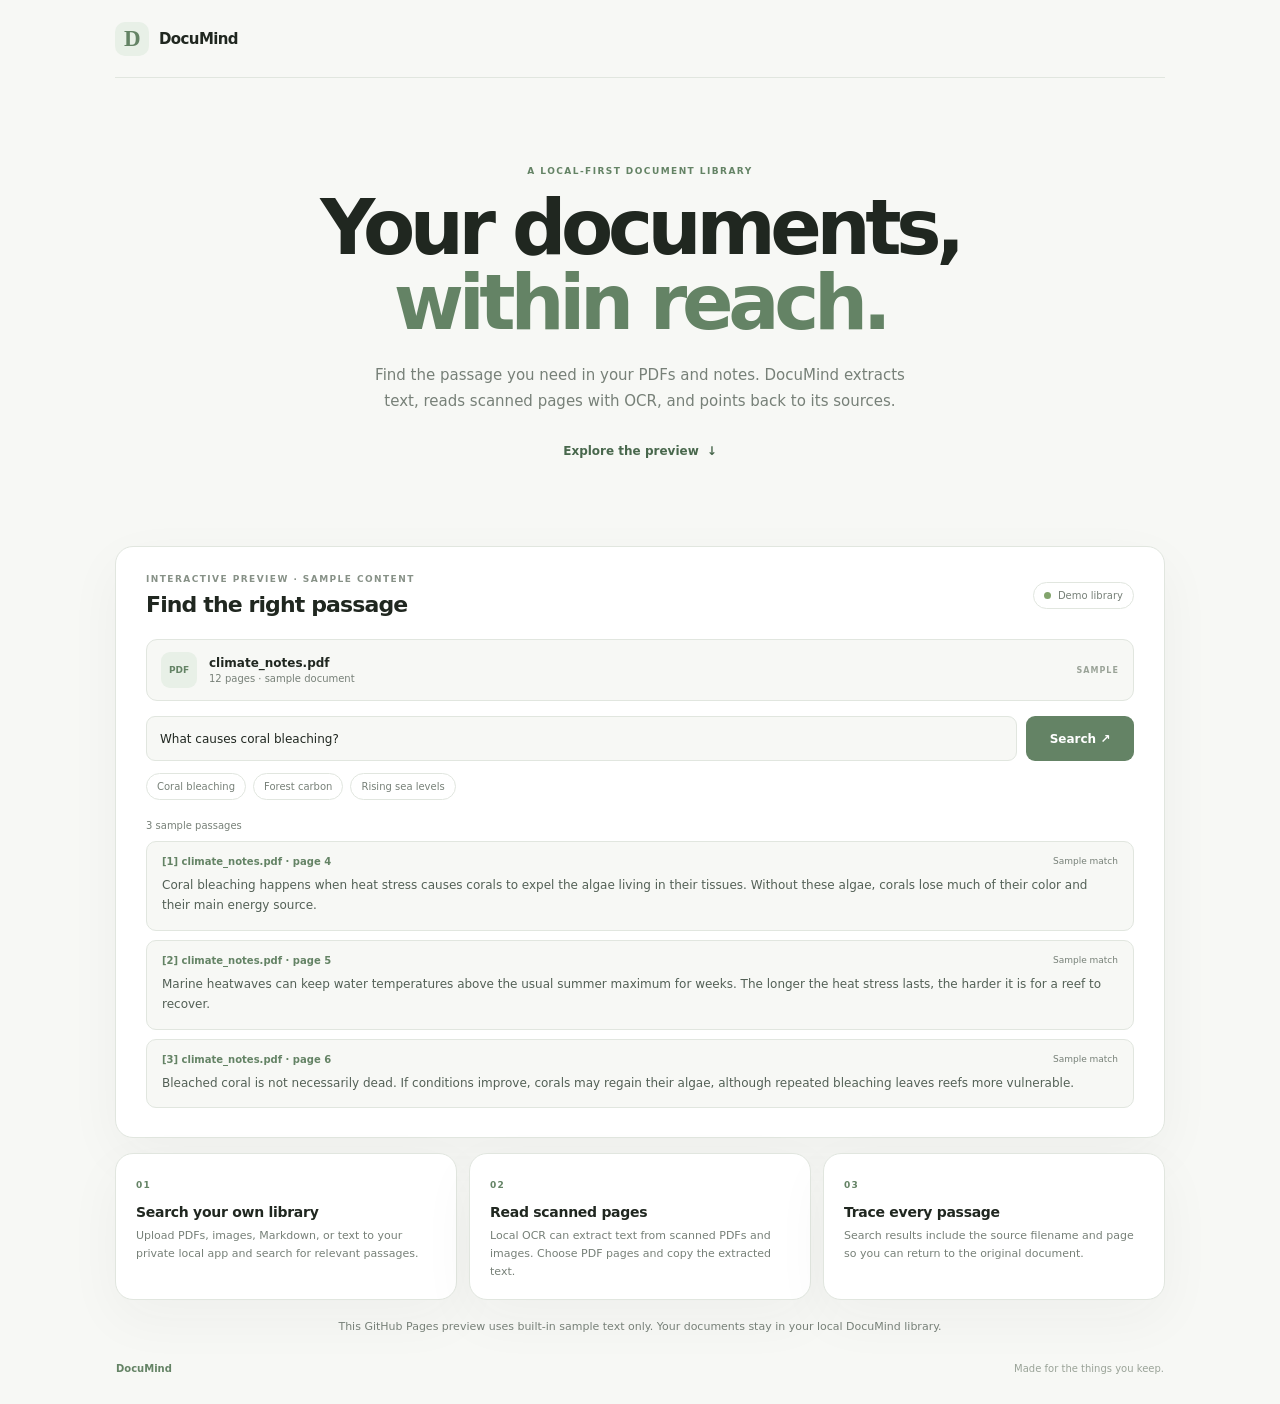
<file: docs/index.html>
<!doctype html>
<html lang="en">
  <head>
    <meta charset="utf-8">
    <meta name="viewport" content="width=device-width, initial-scale=1">
    <meta name="theme-color" content="#f7f8f5">
    <meta name="description" content="A local-first document library with OCR, passage search, and source citations.">
    <title>DocuMind — documents, within reach</title>
    <link rel="icon" type="image/svg+xml" href="favicon.svg">
    <link rel="stylesheet" href="showcase.css">
    <script src="showcase.js" defer></script>
  </head>
  <body>
    <div class="shell">
      <header class="topbar">
        <a class="brand" href="#top" aria-label="DocuMind home">
          <span class="brand-mark" aria-hidden="true">D</span>
          <span>DocuMind</span>
        </a>
        <a class="source-link" id="source-link" href="#">View source <span aria-hidden="true">↗</span></a>
      </header>

      <main id="top">
        <section class="hero">
          <p class="eyebrow">A LOCAL-FIRST DOCUMENT LIBRARY</p>
          <h1>Your documents,<br><span>within reach.</span></h1>
          <p class="hero-copy">Find the passage you need in your PDFs and notes. DocuMind extracts text, reads scanned pages with OCR, and points back to its sources.</p>
          <a class="jump-link" href="#preview">Explore the preview <span aria-hidden="true">↓</span></a>
        </section>

        <section class="preview panel" id="preview" aria-labelledby="preview-title">
          <div class="preview-heading">
            <div>
              <p class="eyebrow">INTERACTIVE PREVIEW · SAMPLE CONTENT</p>
              <h2 id="preview-title">Find the right passage</h2>
            </div>
            <span class="demo-badge"><i></i> Demo library</span>
          </div>
          <div class="library-row">
            <span class="file-mark">PDF</span>
            <span><strong>climate_notes.pdf</strong><small>12 pages · sample document</small></span>
            <span class="sample-label">SAMPLE</span>
          </div>
          <form id="demo-search" class="search-form">
            <label class="visually-hidden" for="query">Search sample document</label>
            <input id="query" type="search" value="What causes coral bleaching?" maxlength="160" required>
            <button type="submit">Search <span aria-hidden="true">↗</span></button>
          </form>
          <div class="suggestions" aria-label="Sample questions">
            <button type="button" data-query="What causes coral bleaching?">Coral bleaching</button>
            <button type="button" data-query="How do forests store carbon?">Forest carbon</button>
            <button type="button" data-query="What happens when sea levels rise?">Rising sea levels</button>
          </div>
          <p class="result-count" id="result-count" role="status" aria-live="polite">3 sample passages</p>
          <div class="results" id="results">
            <article class="result-card">
              <div class="result-meta"><strong>[1] climate_notes.pdf · page 4</strong><span>Sample match</span></div>
              <p>Coral bleaching happens when heat stress causes corals to expel the algae living in their tissues. Without these algae, corals lose much of their color and their main energy source.</p>
            </article>
            <article class="result-card">
              <div class="result-meta"><strong>[2] climate_notes.pdf · page 5</strong><span>Sample match</span></div>
              <p>Marine heatwaves can keep water temperatures above the usual summer maximum for weeks. The longer the heat stress lasts, the harder it is for a reef to recover.</p>
            </article>
            <article class="result-card">
              <div class="result-meta"><strong>[3] climate_notes.pdf · page 6</strong><span>Sample match</span></div>
              <p>Bleached coral is not necessarily dead. If conditions improve, corals may regain their algae, although repeated bleaching leaves reefs more vulnerable.</p>
            </article>
          </div>
        </section>

        <section class="features" aria-label="DocuMind features">
          <article class="feature panel"><span class="feature-number">01</span><h2>Search your own library</h2><p>Upload PDFs, images, Markdown, or text to your private local app and search for relevant passages.</p></article>
          <article class="feature panel"><span class="feature-number">02</span><h2>Read scanned pages</h2><p>Local OCR can extract text from scanned PDFs and images. Choose PDF pages and copy the extracted text.</p></article>
          <article class="feature panel"><span class="feature-number">03</span><h2>Trace every passage</h2><p>Search results include the source filename and page so you can return to the original document.</p></article>
        </section>
        <p class="privacy-note">This GitHub Pages preview uses built-in sample text only. Your documents stay in your local DocuMind library.</p>
      </main>
      <footer><span>DocuMind</span><span>Made for the things you keep.</span></footer>
    </div>
  </body>
</html>
</file>
<file: docs/showcase.css>
:root{color-scheme:light;--page:#f7f8f5;--surface:#fff;--soft:#f0f3ee;--ink:#202720;--muted:#778078;--line:#e1e6df;--green:#648365;--deep:#49684d;--pale:#e8f0e7;--shadow:0 18px 55px #2634260b;font-family:Inter,ui-sans-serif,system-ui,-apple-system,"Segoe UI",sans-serif}*{box-sizing:border-box}html{scroll-behavior:smooth}body{margin:0;background:var(--page);color:var(--ink);-webkit-font-smoothing:antialiased}.shell{width:min(100% - 42px,1050px);margin:auto}.topbar{height:78px;display:flex;align-items:center;justify-content:space-between;border-bottom:1px solid var(--line)}.brand{display:inline-flex;align-items:center;gap:10px;color:var(--ink);font-size:15px;font-weight:700;letter-spacing:-.04em;text-decoration:none}.brand-mark{display:grid;place-items:center;width:34px;height:34px;border-radius:10px;background:var(--pale);color:var(--green);font-family:Georgia,serif;font-size:23px}.source-link,.jump-link{color:var(--deep);font-size:12px;font-weight:650;text-decoration:none}.source-link span{padding-left:4px}.hero{max-width:690px;margin:0 auto;padding:88px 0 78px;text-align:center}.eyebrow{margin:0 0 14px;color:var(--green);font-size:9px;font-weight:760;letter-spacing:.16em}.hero h1{margin:0;font-size:clamp(45px,8vw,76px);font-weight:570;line-height:.99;letter-spacing:-.07em}.hero h1 span{color:var(--green)}.hero-copy{max-width:530px;margin:23px auto 20px;color:var(--muted);font-size:15px;line-height:1.7}.jump-link{display:inline-flex;gap:8px;align-items:center;padding:10px 0}.panel{border:1px solid var(--line);border-radius:18px;background:var(--surface);box-shadow:var(--shadow)}.preview{padding:27px 30px 29px}.preview-heading{display:flex;align-items:center;justify-content:space-between;gap:18px}.preview-heading .eyebrow{margin-bottom:8px;color:#879187}.preview-heading h2{margin:0;font-size:22px;letter-spacing:-.04em}.demo-badge{display:inline-flex;align-items:center;gap:7px;padding:7px 10px;border:1px solid var(--line);border-radius:20px;color:var(--muted);font-size:10px}.demo-badge i{width:7px;height:7px;border-radius:50%;background:#82a46c}.library-row{display:flex;align-items:center;gap:12px;margin-top:22px;padding:12px 14px;border:1px solid var(--line);border-radius:11px;background:var(--page)}.file-mark{display:grid;place-items:center;width:36px;height:36px;border-radius:9px;background:var(--pale);color:var(--green);font-size:9px;font-weight:750}.library-row strong,.library-row small{display:block}.library-row strong{font-size:12px}.library-row small{margin-top:3px;color:var(--muted);font-size:10px}.sample-label{margin-left:auto;color:#9aa398;font-size:8px;font-weight:700;letter-spacing:.13em}.search-form{display:flex;gap:9px;margin-top:15px}.search-form input{min-width:0;flex:1;height:45px;padding:0 13px;border:1px solid var(--line);border-radius:9px;background:var(--page);color:var(--ink);font:inherit;font-size:12px}.search-form button{min-width:108px;border:0;border-radius:9px;background:var(--green);color:#fff;font:inherit;font-size:12px;font-weight:650;cursor:pointer}.search-form button:hover{background:var(--deep)}.suggestions{display:flex;flex-wrap:wrap;gap:7px;margin-top:12px}.suggestions button{padding:7px 10px;border:1px solid var(--line);border-radius:20px;background:transparent;color:var(--muted);font:inherit;font-size:10px;cursor:pointer}.suggestions button:hover{border-color:var(--green);color:var(--deep)}.result-count{margin:20px 0 10px;color:var(--muted);font-size:10px}.results{display:grid;gap:9px}.result-card{padding:14px 15px;border:1px solid var(--line);border-radius:10px;background:var(--page)}.result-meta{display:flex;flex-wrap:wrap;justify-content:space-between;gap:8px;color:var(--green);font-size:10px}.result-meta span{color:var(--muted);font-size:9px}.result-card p{margin:9px 0 0;color:#536056;font-size:12px;line-height:1.65}.features{display:grid;grid-template-columns:repeat(3,1fr);gap:12px;margin-top:15px}.feature{padding:19px 20px}.feature-number{color:var(--green);font-size:9px;font-weight:750;letter-spacing:.13em}.feature h2{margin:12px 0 7px;font-size:14px;letter-spacing:-.02em}.feature p,.privacy-note{margin:0;color:var(--muted);font-size:11px;line-height:1.6}.privacy-note{margin:18px 0 0;text-align:center}footer{display:flex;justify-content:space-between;padding:27px 1px 30px;color:#9aa398;font-size:10px}footer span:first-child{color:var(--green);font-weight:650}.visually-hidden{position:absolute;width:1px;height:1px;padding:0;margin:-1px;overflow:hidden;clip:rect(0,0,0,0);white-space:nowrap;border:0}@media(max-width:680px){.shell{width:min(100% - 28px,1050px)}.topbar{height:68px}.hero{padding:63px 0 54px}.hero-copy{font-size:13px}.preview{padding:21px 16px}.preview-heading{align-items:flex-start}.preview-heading h2{font-size:19px}.demo-badge{white-space:nowrap}.search-form{display:grid;grid-template-columns:1fr 95px}.search-form button{min-width:0}.features{grid-template-columns:1fr}.feature{padding:17px}footer{gap:10px}}
</file>
